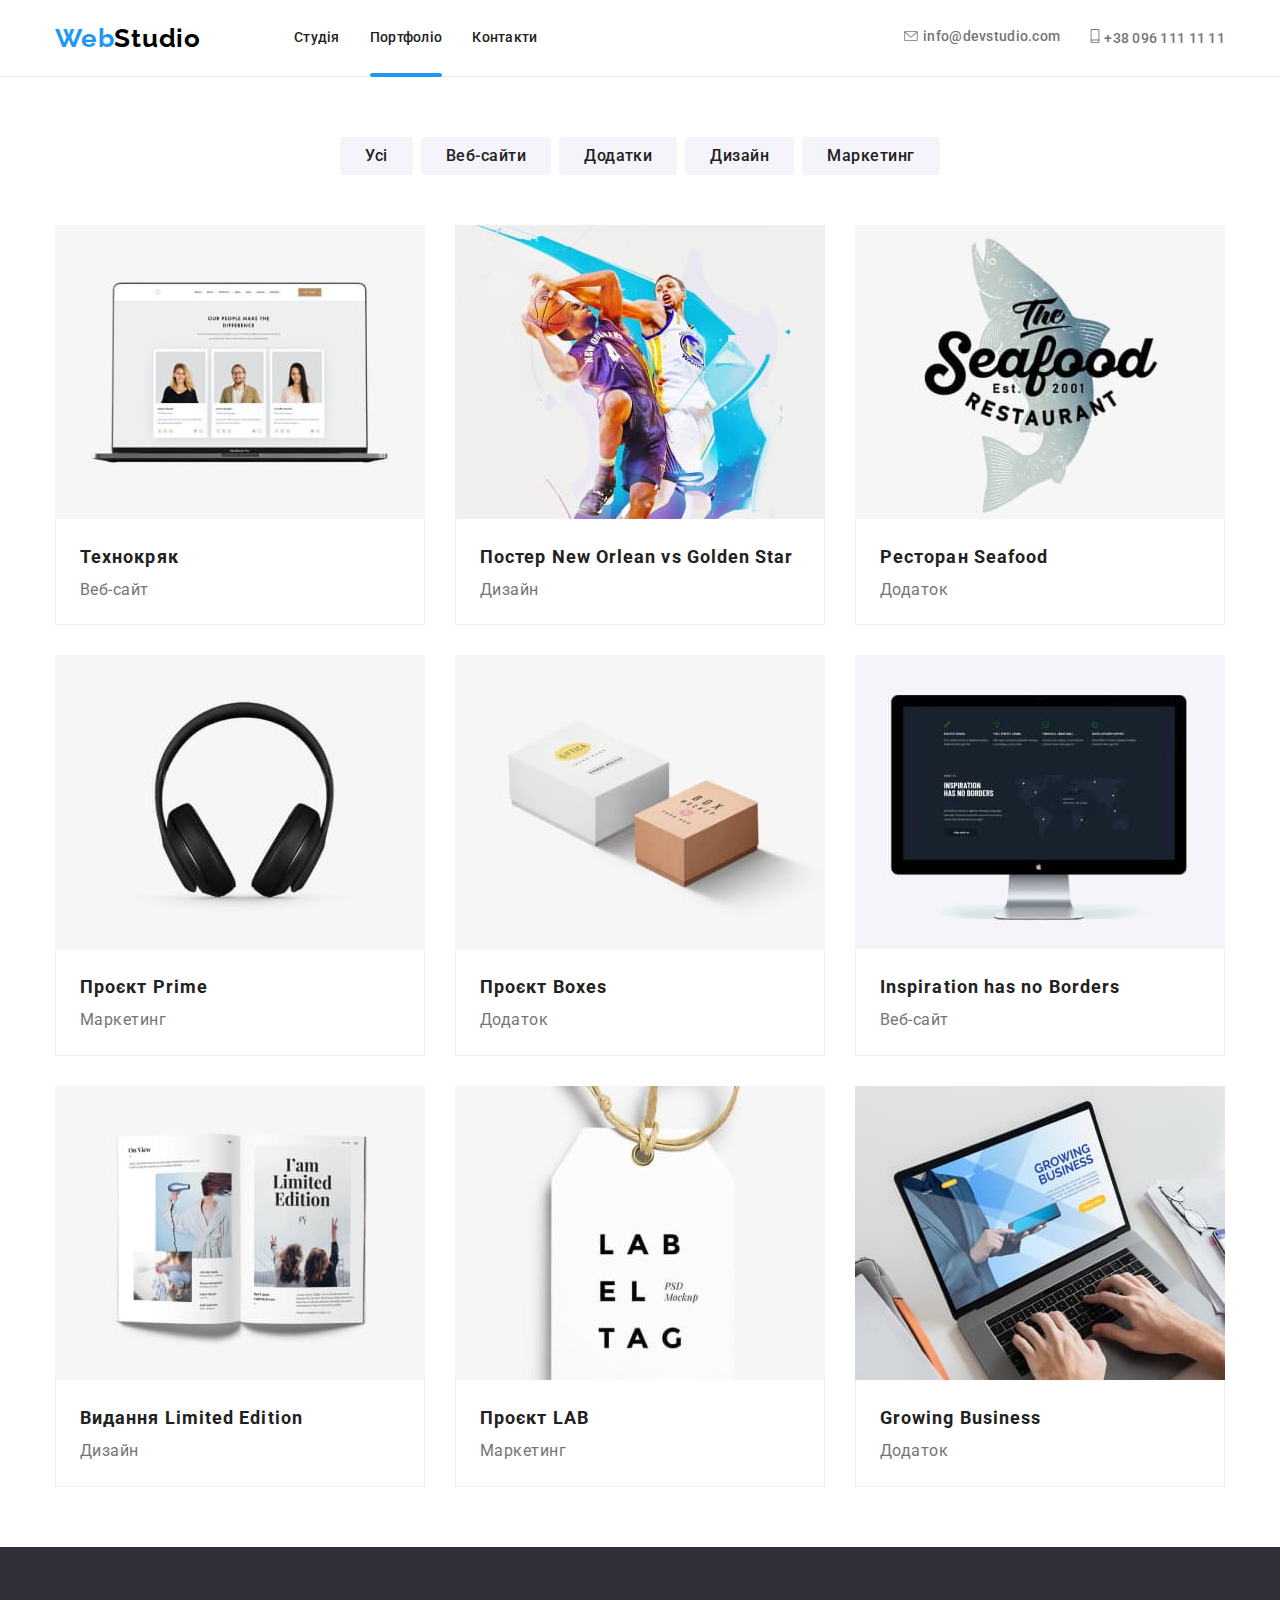
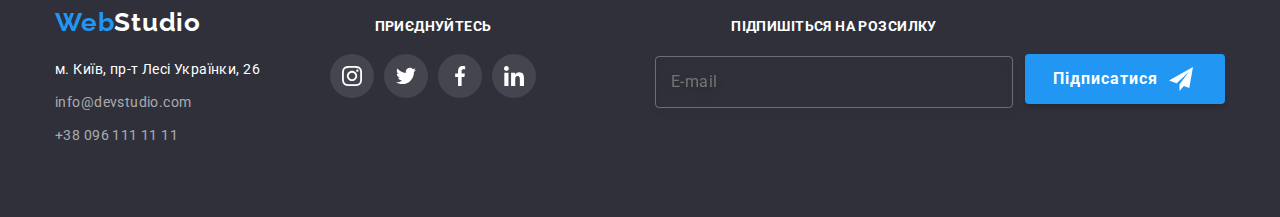
<file: portfolio.html>
<!DOCTYPE html>
<html lang="uk">
  <head>
    <meta charset="UTF-8" />
    <meta http-equiv="X-UA-Compatible" content="IE=edge" />
    <meta name="viewport" content="width=device-width, initial-scale=1.0" />
    <link rel="preconnect" href="https://fonts.googleapis.com"> 
    <link rel="preconnect" href="https://fonts.gstatic.com" crossorigin> 
    <link href="https://fonts.googleapis.com/css2?family=Raleway:wght@700&family=Roboto:wght@400;500;700;900&display=swap" rel="stylesheet">
    <link rel="stylesheet" href="https://cdnjs.cloudflare.com/ajax/libs/modern-normalize/1.1.0/modern-normalize.min.css">
    <link rel="stylesheet" href="./css/main.min.css">
    <title>Portfolio</title>
  </head>

  <body>
    <!-- header / start -->
    <header class="header">
      <div class="container header-container">
        <nav class="header__nav">
          
          <a href="./index.html" class="header__logo-link logo-link"><span class="header__logo-color logo-color">Web</span>Studio</a>
          
          <ul class="header__nav-lists">
            <li class="header__nav-item "><a href="./index.html" class="header__nav-link">Студія</a></li>
            <li class="header__nav-item "><a href="./portfolio.html" class="header__nav-link active">Портфоліо</a></li>
            <li class="header__nav-item"><a href="#" class="header__nav-link">Контакти</a></li>
          </ul>

        </nav>

        <ul class="header__address">
          <li class="header__address-item">
            <a href="mailto:info@devstudio.com" class="header__nav-link-address"> 
            <svg class="header__sprite-item icon-envelope" width="16" height="12">
              <use href="./images/header-sprite.svg#icon-envelope" ></use>
            </svg>info@devstudio.com</a>
          </li>
          <li class="header__address-item"><a href="tel:+380961111111" class="header__nav-link-address">
            <svg class="header__sprite-item icon-smartphone" width="10" height="16">
              <use href="./images/header-sprite.svg#icon-smartphone" ></use></svg>+38 096 111 11 11</a></li>
        </ul>

      </div>
    </header>
    <!-- header / end -->

    <!-- main / start -->
    <main class="main">
      <!-- portfolio -->
      <section class="section portfolio">
        <div class="container">
          <ul class="portfolio__buttons">
            <li class="portfolio__buttons-item">
              <button type="button" class="portfolio__button-link">Усі</button>
            </li>
            <li class="portfolio__buttons-item">
              <button type="button" class="portfolio__button-link">Веб-сайти</button>
            </li>
            <li class="portfolio__buttons-item">
              <button type="button" class="portfolio__button-link">Додатки</button>
            </li>
            <li class="portfolio__buttons-item">
              <button type="button" class="portfolio__button-link">Дизайн</button>
            </li>
            <li class="portfolio__buttons-item">
              <button type="button" class="portfolio__button-link">Маркетинг</button>
            </li>
          </ul>

          <ul class="portfolio__list" >
            <li class="portfolio__item">
              <a href="#" class="portfolio__link">
                <div class="portfolio__thumb">
                  <img src="./images/portfolio1.jpg" alt="laptop" width="370" />
                  <div class="portfolio__overlay">
                    <p class="portfolio__overlay-text">
                      Ресурс пропонує комплексні пропозиції з різним рівнем функціоналу та сервісів. Все це дозволить відвідувачу отримати вичерпні відомості про компанію чи приватну особу.
                    </p>
                  </div>
                </div>
                <div class="portfolio__info">
                <h2 class="portfolio__title">Технокряк</h2>
                <p class="portfolio__text">Веб-сайт</p>
                </div>
                
              </a>
            </li>
            <li class="portfolio__item">
              <a href="#" class="portfolio__link">
                <div class="portfolio__thumb">
                  <img src="./images/portfolio2.jpg" alt="laptop" width="370" />
                  <div class="portfolio__overlay">
                    <p class="portfolio__overlay-text">
                      Ресурс пропонує комплексні пропозиції з різним рівнем функціоналу та сервісів. Все це дозволить відвідувачу отримати вичерпні відомості про компанію чи приватну особу.
                    </p>
                  </div>
                </div>
                <div class="portfolio__info">
                  <h2 class="portfolio__title">Постер New Orlean vs Golden Star</h2>
                  <p class="portfolio__text">Дизайн</p>
                </div>
              </a>
            </li>
            <li class="portfolio__item">
              <a href="#" class="portfolio__link">
                <div class="portfolio__thumb">
                  <img src="./images/portfolio3.jpg" alt="laptop" width="370" />
                  <div class="portfolio__overlay">
                    <p class="portfolio__overlay-text">
                      Ресурс пропонує комплексні пропозиції з різним рівнем функціоналу та сервісів. Все це дозволить відвідувачу отримати вичерпні відомості про компанію чи приватну особу.
                    </p>
                  </div>
                </div>
                <div class="portfolio__info">
                  <h2 class="portfolio__title">Ресторан Seafood</h2>
                  <p class="portfolio__text">Додаток</p>
                </div>
              </a>
            </li>
            <li class="portfolio__item" >
              <a href="#" class="portfolio__link">
                <div class="portfolio__thumb">
                  <img src="./images/portfolio4.jpg" alt="laptop" width="370" />
                  <div class="portfolio__overlay">
                    <p class="portfolio__overlay-text">
                      Ресурс пропонує комплексні пропозиції з різним рівнем функціоналу та сервісів. Все це дозволить відвідувачу отримати вичерпні відомості про компанію чи приватну особу.
                    </p>
                  </div>
                </div>
                <div class="portfolio__info">
                  <h2 class="portfolio__title">Проєкт Prime</h2>
                  <p class="portfolio__text">Маркетинг</p>
                </div>
              </a>
            </li>
            <li class="portfolio__item" >
              <a href="#" class="portfolio__link">
                <div class="portfolio__thumb">
                  <img src="./images/portfolio5.jpg" alt="laptop" width="370" />
                  <div class="portfolio__overlay">
                    <p class="portfolio__overlay-text">
                      Ресурс пропонує комплексні пропозиції з різним рівнем функціоналу та сервісів. Все це дозволить відвідувачу отримати вичерпні відомості про компанію чи приватну особу.
                    </p>
                  </div>
                </div>
              <div class="portfolio__info">
                <h2 class="portfolio__title">Проєкт Boxes</h2>
                <p class="portfolio__text">Додаток</p>
              </div>
              </a>
            </li>
            <li class="portfolio__item">
              <a href="#" class="portfolio__link">
                <div class="portfolio__thumb">
                  <img src="./images/portfolio6.jpg" alt="laptop" width="370" />
                  <div class="portfolio__overlay">
                    <p class="portfolio__overlay-text">
                      Ресурс пропонує комплексні пропозиції з різним рівнем функціоналу та сервісів. Все це дозволить відвідувачу отримати вичерпні відомості про компанію чи приватну особу.
                    </p>
                  </div>
                </div>
                <div class="portfolio__info">
                  <h2 class="portfolio__title">Inspiration has no Borders</h2>
                  <p class="portfolio__text">Веб-сайт</p>
                </div>
              </a>
            </li>
            <li class="portfolio__item">
              <a href="#" class="portfolio__link" >
                <div class="portfolio__thumb">
                  <img src="./images/portfolio7.jpg" alt="laptop" width="370" />
                  <div class="portfolio__overlay">
                    <p class="portfolio__overlay-text">
                      Ресурс пропонує комплексні пропозиції з різним рівнем функціоналу та сервісів. Все це дозволить відвідувачу отримати вичерпні відомості про компанію чи приватну особу.
                    </p>
                  </div>
                </div>
                <div class="portfolio__info">
                  <h2 class="portfolio__title">Видання Limited Edition</h2>
                  <p class="portfolio__text">Дизайн</p>
                </div>
              </a> 
            </li>
            <li class="portfolio__item">
              <a href="#" class="portfolio__link">
                <div class="portfolio__thumb">
                  <img src="./images/portfolio8.jpg" alt="laptop" width="370" />
                  <div class="portfolio__overlay">
                    <p class="portfolio__overlay-text">
                      Ресурс пропонує комплексні пропозиції з різним рівнем функціоналу та сервісів. Все це дозволить відвідувачу отримати вичерпні відомості про компанію чи приватну особу.
                    </p>
                  </div>
                </div>
              <div class="portfolio__info">
                <h2 class="portfolio__title">Проєкт LAB</h2>
                <p class="portfolio__text">Маркетинг</p>
              </div>
              </a>
            </li>
            <li class="portfolio__item">
              <a href="#" class="portfolio__link">
                <div class="portfolio__thumb">
                  <img src="./images/portfolio9.jpg" alt="laptop" width="370" />
                  <div class="portfolio__overlay">
                    <p class="portfolio__overlay-text">
                      Ресурс пропонує комплексні пропозиції з різним рівнем функціоналу та сервісів. Все це дозволить відвідувачу отримати вичерпні відомості про компанію чи приватну особу.
                    </p>
                  </div>
                </div>
                <div class="portfolio__info">
                  <h2 class="portfolio__title">Growing Business</h2>
                  <p class="portfolio__text">Додаток</p>
                </div>
              </a>
            </li>
          </ul>
        </div>
        
      </section>
    </main>
    <!-- main / end -->

    <!-- footer -->
    <footer class="footer">
      <div class="container">
        
        
        <div class="footer__info">
          <a href="#" class="footer__logo-link logo-link"><span class="header__logo-color logo-color">Web</span>Studio</a>
          <address>
            <ul class="footer__lists">
              <li class="footer__item">
                <a
                  href="https://www.google.com.ua/maps/place/бул.+Леси+Украинки,+26,+Киев,+02000/@50.4265807,30.5361971,17z/data=!3m1!4b1!4m5!3m4!1s0x40d4cf0e033ecbe9:0x57a4dffefec77da0!8m2!3d50.4265807!4d30.5383858?hl=ru"
                  target="_blank"
                  rel="noopener noreferrer" class="footer__place"
                  >м. Київ, пр-т Лесі Українки, 26</a
                >
              </li>
              <li class="footer__item"><a href="mailto:info@devstudio.com" class="footer__link">info@devstudio.com</a></li>
              <li class="footer__item"><a href="tel:+380961111111" class="footer__link">+38 096 111 11 11</a></li>
            </ul>
          </address>
        </div>
        <div class="footer__social-info">
          <h2 class="footer__social-title">приєднуйтесь</h2>
          <ul class="footer__social-lists">
            <li>
              <a href="#" class="button" >
                <svg class="button-icon" width="20" height="20" >
                  <use href="./images/team-sprite.svg#icon-instagram"></use>
                </svg>
              </a>
            </li>
            <li class="footer__social-item">
              <a href="#" class="button">
                <svg class="button-icon" width="20" height="20">
                  <use href="./images/team-sprite.svg#icon-twitter"></use>
                </svg>
              </a>
            </li>
            <li class="footer__social-item">
              <a href="#" class="button">
                <svg class="button-icon" width="20" height="20">
                  <use href="./images/team-sprite.svg#icon-facebook"></use>
                </svg>
              </a>
            </li>
            <li class="footer__social-item">
              <a href="#" class="button">
                <svg class="button-icon" width="20" height="20">
                  <use href="./images/team-sprite.svg#icon-linkedin"></use>
                </svg>
              </a>
            </li>
          </ul>
        </div>

        <div class="footer__form">
          <div class="footer__form-filed">
            <label for="footer-mail" class="footer-mail">
              Підпишіться на розсилку
              <input type="mail" class="footer__input" id="footer-mail" placeholder="E-mail">
            </label>
          </div>
          <button type="submit" class="footer__form-submit">Підписатися</button>
        </div>

        
      </div>
      
    </footer>
  </body>
</html>
</file>
<file: css/main.min.css>
﻿body{background-color:#fff;font-family:"Roboto",sans-serif;color:#212121;margin:0;box-sizing:border-box}ul{list-style-type:none;padding:0;margin:0}a{text-decoration:none}h1,h2,h3,h4,h5,h6{margin:0;padding:0}p{margin:0;padding:0}img{display:block;max-width:100%;height:auto}.section{padding:94px 0}@media(min-width: 480px){.section{padding:60px 0}}.active{color:#2196f3}.active::after{content:"";display:block;width:100%;height:4px;border:1px solid #2196f3;border-radius:2px;border-radius:2px;background-color:#2196f3;position:absolute;bottom:-1px;left:0;cursor:pointer;-webkit-border-radius:2px;-moz-border-radius:2px;-ms-border-radius:2px;-o-border-radius:2px}.logo-color{color:#2196f3}.logo-link{font-family:"Raleway",sans-serif;font-weight:700;font-size:26px;line-height:1.19;letter-spacing:.03em;color:#000}.header{padding:16px 0;border-bottom:1px solid #ececec}@media screen and (min-width: 767.98px){.header{padding:unset}}@media screen and (min-width: 1199.98px){.header{padding:unset}}.header__address{display:none}@media screen and (min-width: 767.98px){.header__address{margin-left:auto;display:block}}@media screen and (min-width: 1199.98px){.header__address{display:flex;align-items:center;justify-content:center;gap:30px}}.header__nav{display:none}@media screen and (min-width: 767.98px){.header__nav{display:block;display:flex;align-items:center}}@media screen and (min-width: 1199.98px){.header__nav{display:block;display:flex;align-items:center}}.header__nav-lists{display:flex;align-items:center;gap:30px;margin-left:93px}.icon-smartphone{font-family:inherit;font-weight:500;font-size:14px;line-height:1.1428571429;letter-spacing:.02em;color:#757575}.header-container{display:flex;align-items:center}.header__sprite-item{margin-right:12px}@media screen and (min-width: 767.98px){.header__sprite-item{margin-right:4px;padding-top:2px}}.header__nav-link{font-family:inherit;font-weight:500;font-size:14px;line-height:1.14;letter-spacing:.02em;font-family:inherit;color:inherit;padding:30px 0;display:block;transition:color 250ms cubic-bezier(0.4, 0, 0.2, 1);position:relative;-webkit-transition:color 250ms cubic-bezier(0.4, 0, 0.2, 1);-moz-transition:color 250ms cubic-bezier(0.4, 0, 0.2, 1);-ms-transition:color 250ms cubic-bezier(0.4, 0, 0.2, 1);-o-transition:color 250ms cubic-bezier(0.4, 0, 0.2, 1)}.header__nav-link:hover,.header__nav-link:focus{color:#2196f3}.header__nav-link-address{width:100%;font-family:inherit;font-weight:500;font-size:14px;line-height:16px;letter-spacing:.02em;color:#757575;transition:color 250ms cubic-bezier(0.4, 0, 0.2, 1);display:flex;align-items:center;-webkit-transition:color 250ms cubic-bezier(0.4, 0, 0.2, 1);-moz-transition:color 250ms cubic-bezier(0.4, 0, 0.2, 1);-ms-transition:color 250ms cubic-bezier(0.4, 0, 0.2, 1);-o-transition:color 250ms cubic-bezier(0.4, 0, 0.2, 1)}.header__nav-link-address:hover,.header__nav-link-address:focus{color:#2196f3}@media screen and (min-width: 767.98px){.header__nav-link-address{display:block;margin-bottom:10px}.header__nav-link-address:last-child{margin-bottom:3px}}.icon-envelope,.icon-smartphone{fill:currentColor}.mobile__nav{margin-bottom:302px}.mobile__nav-link{font-family:inherit;font-weight:500;font-size:40px;line-height:47px;letter-spacing:.02em;padding-bottom:35px;color:#212121}.mobile__nav-link.active{color:#2196f3}.mobile__nav-item:not(:last-child){margin-bottom:35px}.mobile__address-link{font-family:"Roboto";font-style:normal;font-weight:500;font-size:24px;line-height:28px;letter-spacing:.02em;color:#757575;display:block;margin-bottom:32px}.mobile__address-link.active{color:#2196f3}.mobile__social{display:flex;gap:10px;margin-top:32px;display:inline-flex}.mobile__social-item{border-right:1px solid rgba(33,33,33,.2);padding:0 5px 0 0}.mobile__social-item:last-child{border-right:0}.mobile__social-link{font-family:"Roboto";font-style:normal;font-weight:500;font-size:18px;line-height:22px;letter-spacing:.02em;color:#2196f3}.mobile__menu-button{display:inline-flex;margin:0;padding:0;border:none;background-color:rgba(0,0,0,0);position:absolute;top:20px;right:22px}.header-button__close{position:absolute;top:22px;right:22px;border:none;background-color:rgba(0,0,0,0)}.header-container{display:flex;justify-content:space-between}.header-button__open{border:none;background-color:rgba(0,0,0,0)}@media screen and (min-width: 767.98px){.header-button__open{display:none}}@media screen and (min-width: 1199.98px){.header-button__open{display:none}}.agree{font-size:11px}.agree-link{font-size:11px}.field__checkbox label{font-size:12px;align-items:center}.custom-checkbox{top:45%;left:3px}.field__checkbox .form-icon{top:45%;left:3px}.banner{padding:118px 60px;text-align:center;background-image:linear-gradient(to right, rgba(47, 48, 58, 0.4), rgba(47, 48, 58, 0.4)),url(../../images/banner-mobile.jpg);background-position:center;background-repeat:no-repeat;background-size:cover}@media screen and (min-width: 480px){.banner{background-image:linear-gradient(to right, rgba(47, 48, 58, 0.4), rgba(47, 48, 58, 0.4)),url(../../images/banner-laptop.jpg)}}@media screen and (min-width: 768px){.banner{padding:200px 0;background-image:linear-gradient(to right, rgba(47, 48, 58, 0.4), rgba(47, 48, 58, 0.4)),url(../images/banner-bg.jpg)}}@media screen and (max-width: 479.98px)and (min-device-pixel-ratio: 2),screen and (max-width: 479.98px)and (--webkit-min-device-pixel-ratio: 2),screen and (max-width: 479.98px)and (-o-min-device-pixel-ratio: 2/1),screen and (max-width: 479.98px)and (min-resolution: 192dpi),screen and (max-width: 479.98px)and (min-resolution: 2dppx){.banner{background-image:linear-gradient(to right, rgba(47, 48, 58, 0.4), rgba(47, 48, 58, 0.4)),url("../images/banner-bg-mobile@2x.jpg")}}@media screen and (min-width: 479.98px)and (min-device-pixel-ratio: 2),screen and (min-width: 479.98px)and (--webkit-min-device-pixel-ratio: 2),screen and (min-width: 479.98px)and (-o-min-device-pixel-ratio: 2/1),screen and (min-width: 479.98px)and (min-resolution: 192dpi),screen and (min-width: 479.98px)and (min-resolution: 2dppx){.banner{background-image:linear-gradient(to right, rgba(47, 48, 58, 0.4), rgba(47, 48, 58, 0.4)),url("../images/banner-bg-laptop@2x.jpg")}}@media screen and (min-width: 767.98px)and (min-device-pixel-ratio: 2),screen and (min-width: 767.98px)and (--webkit-min-device-pixel-ratio: 2),screen and (min-width: 767.98px)and (-o-min-device-pixel-ratio: 2/1),screen and (min-width: 767.98px)and (min-resolution: 192dpi),screen and (min-width: 767.98px)and (min-resolution: 2dppx){.banner{background-image:linear-gradient(to right, rgba(47, 48, 58, 0.4), rgba(47, 48, 58, 0.4)),url("../images/banner-bg@2x.jpg")}}.banner__title{font-family:inherit;font-weight:900;font-size:26px;line-height:42px;text-align:center;letter-spacing:.06em;text-transform:uppercase;color:#fff;margin-bottom:30px;letter-spacing:.06em}@media screen and (min-width: 767.98px){.banner__title{font-size:26px;line-height:42px}}@media screen and (min-width: 1199.98px){.banner__title{font-size:44px;line-height:60px}}.banner__link{font-family:inherit;font-weight:700;font-size:16px;line-height:1.87;background-color:#2196f3;border:0;color:#fff;cursor:pointer;padding:10px 24px;box-shadow:0px 4px 4px rgba(0,0,0,.15);border-radius:4px;transition:background-color 250ms cubic-bezier(0.4, 0, 0.2, 1);-webkit-transition:background-color 250ms cubic-bezier(0.4, 0, 0.2, 1);-moz-transition:background-color 250ms cubic-bezier(0.4, 0, 0.2, 1);-ms-transition:background-color 250ms cubic-bezier(0.4, 0, 0.2, 1);-o-transition:background-color 250ms cubic-bezier(0.4, 0, 0.2, 1);transition:color 250ms cubic-bezier(0.4, 0, 0.2, 1)}.banner__link:hover,.banner__link:focus{background-color:#188ce8}@media screen and (min-width: 1200px){.banner__link .banner__link{font-size:26px;line-height:42px;padding:10px 32px}}.details__text{font-family:inherit;font-weight:400;font-size:14px;line-height:1.71;letter-spacing:.03em;color:#757575;text-align:left}.details__lists{margin-bottom:30px;text-align:center}@media screen and (min-width: 767.98px){.details__lists{display:flex;justify-content:space-between;flex-wrap:wrap}}@media screen and (min-width: 1199.98px){.details__lists{display:flex;justify-content:space-between;flex-wrap:unset;gap:30px}}.details__item{margin-bottom:30px}.details__item:last-child{margin-bottom:0}@media screen and (min-width: 767.98px){.details__item{max-width:354px}}.details__item::before{content:"";display:block;height:120px;background-color:#f5f4fa;margin-bottom:30px;background-repeat:no-repeat;background-position:center}.icon--antena::before{background-image:url("../images/antenna.svg")}.icon--clock::before{background-image:url("../images/clock.svg")}.icon--diagramm::before{background-image:url("../images/diagram.svg")}.icon--austronavt::before{background-image:url("../images/astronaut.svg")}.details__title{font-family:inherit;font-weight:700;font-size:14px;line-height:1.14;letter-spacing:.03em;text-transform:uppercase;color:inherit;margin-bottom:10px}@media screen and (min-width: 1199.98px){.details__title{text-align:center}}.doing{padding-bottom:94px;display:none}@media screen and (min-width: 1199.98px){.doing{display:block}}.doing__list{display:flex;gap:30px}.doing__title{font-family:inherit;font-weight:700;font-size:36px;line-height:42px;text-align:center;letter-spacing:.03em;color:inherit;margin-bottom:50px}.doing__item{position:relative}.doing__thumb:first-child::after{position:absolute;bottom:0;left:0;content:"Десктопні додатки";width:370px;height:70px;background:rgba(47,48,58,.8);text-align:center;display:block;font-family:inherit;font-weight:700;font-size:14px;line-height:16px;text-align:center;letter-spacing:.03em;text-transform:uppercase;color:#fff;padding:27px 0}.doing__thumb{width:370px;height:70px;background:rgba(47,48,58,.8);position:absolute;bottom:0;left:0}.doing__thumb p{text-align:center;font-family:inherit;font-weight:700;font-size:14px;line-height:16px;text-align:center;letter-spacing:.03em;text-transform:uppercase;color:#fff;padding:27px 0}.team{background-color:#f5f4fa}.team__lists{display:flex;gap:30px;display:block}@media screen and (min-width: 767.98px){.team__lists{display:flex;flex-wrap:wrap}}@media screen and (min-width: 1199.98px){.team__lists{flex-wrap:unset}}.team__item{background-color:#fff;box-shadow:0px 1px 3px rgba(0,0,0,.12),0px 1px 1px rgba(0,0,0,.14),0px 2px 1px rgba(0,0,0,.2);border-radius:0px 0px 4px 4px;margin-bottom:30px}.team__title{font-family:inherit;font-weight:700;font-size:28px;line-height:33px;text-align:center;letter-spacing:.03em;font-family:inherit;color:inherit;margin-bottom:50px}@media screen and (min-width: 1199.98px){.team__title{font-size:36px;line-height:1.16}}.team__subtitle{font-family:inherit;font-weight:500;font-size:16px;line-height:1.18;text-align:center;letter-spacing:.03em;font-family:inherit;color:inherit;margin-bottom:10px}.team__info{padding:30px 0}.team__position{font-family:inherit;font-weight:400;font-size:16px;line-height:1.18;text-align:center;letter-spacing:.03em;color:#757575;margin-bottom:16px}.team__social-links{display:flex;justify-content:center;gap:10px}.team__social-links .button{padding:0;border:none;background:none;width:44px;height:44px;display:block;display:flex;justify-content:center;align-items:center;fill:#afb1b8;transition:color 250ms cubic-bezier(0.4, 0, 0.2, 1);transition:background-color 250ms cubic-bezier(0.4, 0, 0.2, 1);border-radius:50%;-webkit-border-radius:50%;-moz-border-radius:50%;-ms-border-radius:50%;-o-border-radius:50%;-webkit-transition:background-color 250ms cubic-bezier(0.4, 0, 0.2, 1);-moz-transition:background-color 250ms cubic-bezier(0.4, 0, 0.2, 1);-ms-transition:background-color 250ms cubic-bezier(0.4, 0, 0.2, 1);-o-transition:background-color 250ms cubic-bezier(0.4, 0, 0.2, 1)}.team__social-links .button-icon{width:20px;height:20px}.team__social-links .button:hover,.team__social-links .button:focus{background-color:#2196f3;fill:#fff;cursor:pointer}.clients-icon__list{display:flex;flex-wrap:wrap;gap:30px}@media screen and (min-width: 1200px){.clients-icon__list{flex-wrap:nowrap;justify-content:center}}.clients-icon__item{height:92px;width:calc((100% - 30px)/2)}@media screen and (min-width: 768px){.clients-icon__item{width:calc((100% - 60px)/3)}}.clients-icon__link{width:100%;height:100%;display:flex;align-items:center;justify-content:center;border:1px solid #afb1b8;border-radius:4px;color:#afb1b8;background-color:rgba(0,0,0,0);transition:color 250ms,border cubic-bezier(0.4, 0, 0.2, 1);-webkit-transition:color 250ms,border cubic-bezier(0.4, 0, 0.2, 1);-moz-transition:color 250ms,border cubic-bezier(0.4, 0, 0.2, 1);-ms-transition:color 250ms,border cubic-bezier(0.4, 0, 0.2, 1);-o-transition:color 250ms,border cubic-bezier(0.4, 0, 0.2, 1)}.clients-icon__link:hover,.clients-icon__link:focus{color:#2196f3;border-color:#2196f3}.clients__icon{fill:currentColor}.clients__title{font-family:"Roboto";font-style:normal;font-weight:700;font-size:28px;line-height:33px;text-align:center;letter-spacing:.03em;color:#212121;margin-bottom:30px}.footer{padding:60px 0;background-color:#2f303a}.footer .container{display:block}@media screen and (min-width: 767.98px){.footer .container{align-items:unset}}@media screen and (min-width: 1199.98px){.footer .container{display:flex;align-items:baseline}}.footer__logo-link{color:#fff}.footer__laptop{display:block}@media screen and (min-width: 767.98px){.footer__laptop{display:flex;align-items:baseline;justify-content:space-between}}.footer__social-info{display:flex;flex-direction:column}@media screen and (min-width: 767.98px){.footer__social-info{display:inline-block;margin-right:75px}}.footer__lists{margin-top:20px}.footer__place{font-family:inherit;font-style:normal;font-weight:400;letter-spacing:.03em;color:#fff;transition:color 250ms cubic-bezier(0.4, 0, 0.2, 1);-webkit-transition:color 250ms cubic-bezier(0.4, 0, 0.2, 1);-moz-transition:color 250ms cubic-bezier(0.4, 0, 0.2, 1);-ms-transition:color 250ms cubic-bezier(0.4, 0, 0.2, 1);-o-transition:color 250ms cubic-bezier(0.4, 0, 0.2, 1);font-size:14px;line-height:1.71}.footer__place:hover,.footer__place:focus{color:#2196f3}.footer__link{font-family:inherit;font-style:normal;font-weight:400;font-size:14px;line-height:1.71;letter-spacing:.03em;color:rgba(255,255,255,.6);transition:color 250ms cubic-bezier(0.4, 0, 0.2, 1);-webkit-transition:color 250ms cubic-bezier(0.4, 0, 0.2, 1);-moz-transition:color 250ms cubic-bezier(0.4, 0, 0.2, 1);-ms-transition:color 250ms cubic-bezier(0.4, 0, 0.2, 1);-o-transition:color 250ms cubic-bezier(0.4, 0, 0.2, 1)}.footer__link:hover,.footer__link:focus{color:#2196f3}.footer__item{margin-bottom:9px}.footer__social-lists{display:flex;justify-content:center}@media screen and (min-width: 1200px){.footer__social-lists{justify-content:flex-start}}.footer__social-lists li:not(:last-child){margin-right:10px}.footer__info{display:block;text-align:center;margin-bottom:60px}@media screen and (min-width: 767.98px){.footer__info{display:inline-block;margin-left:75px}}@media screen and (min-width: 1199.98px){.footer__info{display:flex;flex-direction:column;text-align:left;margin-bottom:0;margin-left:unset}}.footer__social-info{margin-left:0;text-align:center;margin-bottom:60px}@media screen and (min-width: 1200px){.footer__social-info{text-align:center;margin-left:70px;margin-bottom:0}}.footer__social-title{font-family:inherit;font-weight:700;font-size:14px;line-height:1.1428571429;letter-spacing:.03em;text-transform:uppercase;color:#fff;margin-bottom:20px}.footer__social-lists .button{background:none;padding:0;border:0;width:44px;height:44px;background-color:#44454e;border-radius:50%;transition:color 250ms cubic-bezier(0.4, 0, 0.2, 1);transition:background-color 250ms cubic-bezier(0.4, 0, 0.2, 1);display:block;display:flex;justify-content:center;align-items:center;-webkit-border-radius:50%;-moz-border-radius:50%;-ms-border-radius:50%;-o-border-radius:50%;-webkit-transition:background-color 250ms cubic-bezier(0.4, 0, 0.2, 1);-moz-transition:background-color 250ms cubic-bezier(0.4, 0, 0.2, 1);-ms-transition:background-color 250ms cubic-bezier(0.4, 0, 0.2, 1);-o-transition:background-color 250ms cubic-bezier(0.4, 0, 0.2, 1)}.footer__social-lists .button:hover,.footer__social-lists .button:focus{border-radius:50%;-webkit-border-radius:50%;-moz-border-radius:50%;-ms-border-radius:50%;-o-border-radius:50%;background-color:#2196f3;fill:#fff;cursor:pointer}.footer__social-lists .button-icon{padding:0;border:none;width:20px;height:20px;fill:#fff}.footer__form{display:block;text-align:center}@media screen and (min-width: 767.98px){.footer__form{text-align:center}}@media screen and (min-width: 1199.98px){.footer__form{display:flex;margin-left:auto;gap:12px}}.footer__form-filed{display:flex;flex-direction:column;justify-content:center}@media screen and (min-width: 1200px){.footer__form-filed{display:block}}.footer-mail{font-family:inherit;font-weight:700;font-size:14px;line-height:16px;letter-spacing:.03em;text-transform:uppercase;color:#fff}.footer__input{width:450px;padding:15px;border:1px solid rgba(255,255,255,.3);filter:drop-shadow(0px 4px 4px rgba(0, 0, 0, 0.15));border-radius:4px;background:rgba(0,0,0,0);font-size:16px;line-height:20px;display:flex;align-items:center;letter-spacing:.03em;color:rgba(255,255,255,.6);margin-top:20px;margin-left:auto;margin-right:auto;-webkit-filter:drop-shadow(0px 4px 4px rgba(0, 0, 0, 0.15))}@media screen and (min-width: 1200px){.footer__input{width:358px}}.footer__form-submit{margin-top:37px;background-color:#2196f3;width:200px;height:50px;border:none;box-shadow:0px 4px 4px rgba(0,0,0,.15);border-radius:4px;font-family:inherit;font-weight:700;font-size:16px;line-height:30px;padding:10px 64px 10px 31px;text-align:center;letter-spacing:.06em;color:#fff;position:relative;cursor:pointer;transition:background-color 250ms cubic-bezier(0.4, 0, 0.2, 1);-webkit-transition:background-color 250ms cubic-bezier(0.4, 0, 0.2, 1);-moz-transition:background-color 250ms cubic-bezier(0.4, 0, 0.2, 1);-ms-transition:background-color 250ms cubic-bezier(0.4, 0, 0.2, 1);-o-transition:background-color 250ms cubic-bezier(0.4, 0, 0.2, 1);transition:color 250ms cubic-bezier(0.4, 0, 0.2, 1)}.footer__form-submit:hover,.footer__form-submit:focus{background-color:#188ce8}@media screen and (min-width: 1200px){.footer__form-submit{display:flex;align-items:center;padding:10px 62px 10px 28px}}.footer__form-submit::after{content:"";position:absolute;top:50%;right:32px;background-image:url("../images/icon_send.png");width:24px;height:24px;background-size:cover;transform:translateY(-50%);-webkit-transform:translateY(-50%);-moz-transform:translateY(-50%);-ms-transform:translateY(-50%);-o-transform:translateY(-50%);cursor:pointer}.backgrop.is-hidden{visibility:hidden;opacity:0;pointer-events:none}.backgrop{position:fixed;left:0;top:0;width:100%;height:100%;background:rgba(0,0,0,.2);opacity:1;transition:visibility 250ms cubic-bezier(0.4, 0, 0.2, 1),opacity 250ms cubic-bezier(0.4, 0, 0.2, 1);-webkit-transition:visibility 250ms cubic-bezier(0.4, 0, 0.2, 1),opacity 250ms cubic-bezier(0.4, 0, 0.2, 1);-moz-transition:visibility 250ms cubic-bezier(0.4, 0, 0.2, 1),opacity 250ms cubic-bezier(0.4, 0, 0.2, 1);-ms-transition:visibility 250ms cubic-bezier(0.4, 0, 0.2, 1),opacity 250ms cubic-bezier(0.4, 0, 0.2, 1);-o-transition:visibility 250ms cubic-bezier(0.4, 0, 0.2, 1),opacity 250ms cubic-bezier(0.4, 0, 0.2, 1)}.backgrop.is-hidden .modal{transform:translate(-50% -50%) scale(1.5);-webkit-transform:translate(-50% -50%) scale(1.5);-moz-transform:translate(-50% -50%) scale(1.5);-ms-transform:translate(-50% -50%) scale(1.5);-o-transform:translate(-50% -50%) scale(1.5)}.modal{position:absolute;top:50%;left:50%;transform:translate(-50%, -50%);width:450px;background-color:#fff;padding:40px;box-shadow:0px 1px 3px rgba(0,0,0,.12),0px 1px 1px rgba(0,0,0,.14),0px 2px 1px rgba(0,0,0,.2);border-radius:4px;transition:transform 250ms cubic-bezier(0.4, 0, 0.2, 1);-webkit-transition:transform 250ms cubic-bezier(0.4, 0, 0.2, 1);-moz-transition:transform 250ms cubic-bezier(0.4, 0, 0.2, 1);-ms-transition:transform 250ms cubic-bezier(0.4, 0, 0.2, 1);-o-transition:transform 250ms cubic-bezier(0.4, 0, 0.2, 1)}@media screen and (min-width: 767.98px){.modal{width:528px}}.modal__close{position:absolute;top:8px;right:8px;width:22px;height:22px;background-image:url("../images/Vector.png");background-repeat:no-repeat;background-position:center;background-color:#fff;padding:6px;z-index:10;border:1px solid rgba(0,0,0,.1);border-radius:50%;-webkit-border-radius:50%;-moz-border-radius:50%;-ms-border-radius:50%;-o-border-radius:50%;display:flex;align-items:center;cursor:pointer}.modal__close:hover{fill:#2196f3}.modal__title{text-align:center;font-family:inherit;font-weight:700;font-size:20px;line-height:1.15;text-align:center;letter-spacing:.03em;color:#212121;margin-bottom:12px}.form__field input{margin:0;height:40px;border:1px solid rgba(33,33,33,.2);border-radius:4px;padding:12px 0 12px 42px;margin-top:4px}.form__field label{font-family:inherit;font-weight:400;font-size:12px;line-height:1.16;letter-spacing:.01em;color:#757575;margin-bottom:4px;margin-bottom:28px;display:flex;flex-direction:column;position:relative}.form__filed{position:relative}.form__field:last-child{margin-bottom:20px}input[type=checkbox]{width:16px;height:15px;margin:0}.field__checkbox{margin:20px 10px}.field__checkbox li{display:flex;align-items:center}.field__checkbox label{display:flex;align-items:center;justify-content:center;margin-left:30px;font-style:normal;font-weight:400;font-size:14px;line-height:24px;letter-spacing:.03em;color:#757575}.agree-link{font-family:inherit;font-weight:400;font-size:14px;line-height:1.7;letter-spacing:.03em;text-decoration:underline;color:#2196f3}textarea{margin:0;margin-top:4px;padding:0;resize:none;border:1px solid rgba(33,33,33,.2);border-radius:4px;-webkit-border-radius:4px;-moz-border-radius:4px;-ms-border-radius:4px;-o-border-radius:4px}.comment{width:100%;height:120px;padding:12px 16px}.agree{display:block;margin-left:10px;padding-bottom:4px}.comment::placeholder{margin:0;padding:0;font-family:inherit;font-weight:400;font-size:12px;line-height:1.16;letter-spacing:.01em;color:rgba(117,117,117,.5)}.form-icon{position:absolute;top:55%;left:14px;width:18px;height:18px}.form-input:focus~.icon{fill:#2196f3}.form-submit{background:#2196f3;padding:10px 52px;font-family:inherit;font-weight:700;font-size:16px;line-height:30px;display:flex;align-items:center;text-align:center;letter-spacing:.06em;margin-left:auto;margin-right:auto;color:#fff;border:none;border-radius:4px;-webkit-border-radius:4px;-moz-border-radius:4px;-ms-border-radius:4px;-o-border-radius:4px;cursor:pointer;transition:background-color 250ms cubic-bezier(0.4, 0, 0.2, 1);-webkit-transition:background-color 250ms cubic-bezier(0.4, 0, 0.2, 1);-moz-transition:background-color 250ms cubic-bezier(0.4, 0, 0.2, 1);-ms-transition:background-color 250ms cubic-bezier(0.4, 0, 0.2, 1);-o-transition:background-color 250ms cubic-bezier(0.4, 0, 0.2, 1);transition:color 250ms cubic-bezier(0.4, 0, 0.2, 1)}.form-submit:hover,.form-submit:focus{background:#188ce8;box-shadow:0px 4px 4px rgba(0,0,0,.15)}.real-checkbox{width:0;height:0;opacity:0;z-index:-1;position:absolute;top:50%;left:0;transform:translateY(-50%);-webkit-transform:translateY(-50%);-moz-transform:translateY(-50%);-ms-transform:translateY(-50%);-o-transform:translateY(-50%)}.field__checkbox{position:relative}.real-checkbox{width:0;height:0;opacity:0;z-index:0;position:absolute}.custom-checkbox{background-color:#fff;position:absolute;top:50%;left:0;transform:translateY(-50%);border:2px solid #212121;width:16px;height:15px;opacity:1;-webkit-transform:translateY(-50%);-moz-transform:translateY(-50%);-ms-transform:translateY(-50%);-o-transform:translateY(-50%);transition:background-color 250ms cubic-bezier(0.4, 0, 0.2, 1);-webkit-transition:background-color 250ms cubic-bezier(0.4, 0, 0.2, 1);-moz-transition:background-color 250ms cubic-bezier(0.4, 0, 0.2, 1);-ms-transition:background-color 250ms cubic-bezier(0.4, 0, 0.2, 1);-o-transition:background-color 250ms cubic-bezier(0.4, 0, 0.2, 1);transition:color 250ms cubic-bezier(0.4, 0, 0.2, 1)}.field__checkbox .form-icon{position:absolute;top:50%;left:0;transform:translateY(-50%);-webkit-transform:translateY(-50%);-moz-transform:translateY(-50%);-ms-transform:translateY(-50%);-o-transform:translateY(-50%);opacity:0}.real-checkbox:checked+.custom-checkbox{opacity:0}.real-checkbox:checked~.form-icon{opacity:1}.mobile-modal{width:100%;position:absolute;top:0;left:0;padding:40px;opacity:0;display:none;background-color:#fff;transform:translateX(100%);-webkit-transform:translateX(100%);-moz-transform:translateX(100%);-ms-transform:translateX(100%);-o-transform:translateX(100%)}.mobile-modal.is-open{display:flex;flex-direction:column;opacity:1;height:100%;visibility:visible;transform:translateX(0);-webkit-transform:translateX(0);-moz-transform:translateX(0);-ms-transform:translateX(0);-o-transform:translateX(0)}@media screen and (min-width: 767.98px){.mobile-modal{display:none}}@media screen and (min-width: 1199.98px){.mobile-modal{display:none}}.mobile__nav{margin-bottom:auto}.mobile__nav-link{font-family:inherit;font-weight:500;font-size:40px;line-height:47px;letter-spacing:.02em;padding-bottom:35px;color:#212121}.mobile__nav-link.active{color:#2196f3}.mobile__nav-item:not(:last-child){margin-bottom:35px}.mobile__address-link{font-family:"Roboto";font-style:normal;font-weight:500;font-size:24px;line-height:28px;letter-spacing:.02em;color:#757575;display:block;margin-bottom:32px}.mobile__address-link.active{color:#2196f3}.mobile__social{display:flex;gap:10px;margin-top:32px;display:inline-flex}.mobile__social-item{border-right:1px solid rgba(33,33,33,.2);padding:0 5px 0 0}.mobile__social-item:last-child{border-right:0}.mobile__social-link{font-family:"Roboto";font-style:normal;font-weight:500;font-size:18px;line-height:22px;letter-spacing:.02em;color:#2196f3}.mobile__menu-button{display:inline-flex;margin:0;padding:0;border:none;background-color:rgba(0,0,0,0);position:absolute;top:20px;right:22px}@media screen and (min-width: 767.98px){.mobile__menu-button{display:none}}@media screen and (min-width: 1199.98px){.mobile__menu-button{display:none}}.mobile__menu-button.is-open .icon__menu-close{display:none}.mobile__menu-button.is-open .icon__menu-close{display:none}.mobile__menu-button.is-open .icon__menu-close{display:block}.agree{font-size:11px}.agree-link{font-size:11px}.field__checkbox label{font-size:12px;align-items:center}.custom-checkbox{top:45%;left:3px}.field__checkbox .form-icon{top:45%;left:3px}.portfolio__button-link{font-family:inherit;font-weight:500;font-size:16px;line-height:1.6;text-align:center;letter-spacing:.03em;font-family:inherit;background-color:#f5f4fa;border:0;cursor:pointer;color:inherit;transition:color 250ms cubic-bezier(0.4, 0, 0.2, 1);transition:background-color 250ms cubic-bezier(0.4, 0, 0.2, 1);-webkit-transition:background-color 250ms cubic-bezier(0.4, 0, 0.2, 1);-moz-transition:background-color 250ms cubic-bezier(0.4, 0, 0.2, 1);-ms-transition:background-color 250ms cubic-bezier(0.4, 0, 0.2, 1);-o-transition:background-color 250ms cubic-bezier(0.4, 0, 0.2, 1)}.portfolio__buttons{display:flex;justify-content:center;align-items:center;gap:8px;margin-bottom:50px}.portfolio__button-link{padding:6px 25px;border:none;border-radius:4px;-webkit-border-radius:4px;-moz-border-radius:4px;-ms-border-radius:4px;-o-border-radius:4px}.portfolio__button-link:hover,.portfolio__button-link:focus,.portfolio__button-link:active{background-color:#2196f3;color:#fff;box-shadow:0px 3px 1px rgba(0,0,0,.1),0px 1px 2px rgba(0,0,0,.08),0px 2px 2px rgba(0,0,0,.12)}.portfolio__title{font-family:inherit;font-weight:700;font-size:18px;line-height:2;letter-spacing:.06em;color:#212121}.portfolio__text{font-family:inherit;font-weight:400;font-size:16px;line-height:1.87;letter-spacing:.03em;color:#757575}.portfolio__info{border:1px solid #eee;border-top:0;padding:20px 24px}.portfolio__list{display:flex;flex-wrap:wrap;gap:30px}.portfolio__link{display:block}.portfolio__link:hover,.portfolio__link:focus{box-shadow:0px 1px 1px rgba(0,0,0,.12),0px 4px 4px rgba(0,0,0,.06),1px 4px 6px rgba(0,0,0,.16)}.portfolio__thumb{position:relative;overflow:hidden}.portfolio__overlay{position:absolute;top:0;left:0;overflow:hidden;width:100%;padding:63px 24px;background:rgba(33,150,243,.9);transform:translateY(100%);transition:background-color 250ms cubic-bezier(0.4, 0, 0.2, 1);-webkit-transition:background-color 250ms cubic-bezier(0.4, 0, 0.2, 1);-moz-transition:background-color 250ms cubic-bezier(0.4, 0, 0.2, 1);-ms-transition:background-color 250ms cubic-bezier(0.4, 0, 0.2, 1);-o-transition:background-color 250ms cubic-bezier(0.4, 0, 0.2, 1);transition:color 250ms cubic-bezier(0.4, 0, 0.2, 1);transition:transform var(--time) var(--type-transition)}.portfolio__link:hover .portfolio__overlay,.portfolio__link:focus .portfolio__overlay{transform:translateY(0);transition:transform 250ms cubic-bezier(0.4, 0, 0.2, 1);-webkit-transform:translateY(0);-moz-transform:translateY(0);-ms-transform:translateY(0);-o-transform:translateY(0);-webkit-transition:transform 250ms cubic-bezier(0.4, 0, 0.2, 1);-moz-transition:transform 250ms cubic-bezier(0.4, 0, 0.2, 1);-ms-transition:transform 250ms cubic-bezier(0.4, 0, 0.2, 1);-o-transition:transform 250ms cubic-bezier(0.4, 0, 0.2, 1)}.portfolio__overlay-text{font-family:inherit;font-weight:400;font-size:18px;line-height:28px;letter-spacing:.03em;color:#fff}.container{max-width:480px;margin:0 auto;padding:0 15px}@media screen and (min-width: 767.98px){.container{max-width:768px}}@media screen and (min-width: 1199.98px){.container{max-width:1200px}}/*# sourceMappingURL=main.min.css.map */
</file>
